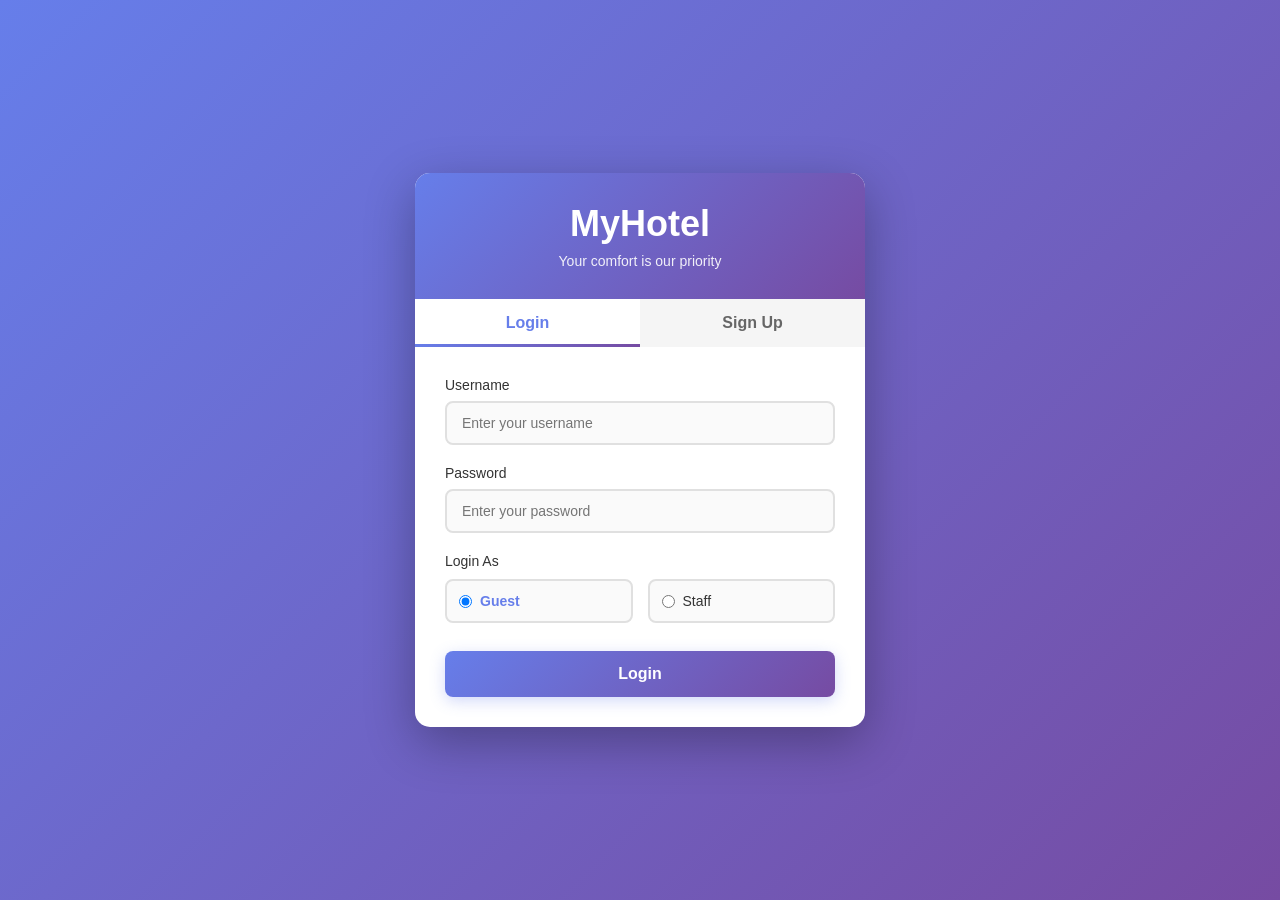
<file: DbmsFrontend/index.html>
<!DOCTYPE html>
<html lang="en">
  <head>
    <meta charset="UTF-8" />
    <meta name="viewport" content="width=device-width, initial-scale=1.0" />
    <title>MyHotel - Login/Signup</title>
    <link rel="stylesheet" href="styles.css" />
  </head>
  <body>
    <div class="auth-container">
      <div class="auth-header">
        <h1>MyHotel</h1>
        <p>Your comfort is our priority</p>
      </div>

      <div class="tab-nav">
        <button class="tab-button active" id="loginTab">Login</button>
        <button class="tab-button" id="signupTab">Sign Up</button>
      </div>

      <div id="errorMessage" class="error-message"></div>
      <div id="successMessage" class="success-message"></div>

      <div id="loginFormContainer" class="form-container">
        <form id="loginForm">
          <div class="form-group">
            <label for="loginUsername">Username</label>
            <input
              type="text"
              id="loginUsername"
              name="username"
              required
              aria-required="true"
              placeholder="Enter your username"
            />
          </div>

          <div class="form-group">
            <label for="loginPassword">Password</label>
            <input
              type="password"
              id="loginPassword"
              name="password"
              required
              aria-required="true"
              placeholder="Enter your password"
            />
          </div>

          <div class="form-group">
            <label>Login As</label>
            <div class="role-selector">
              <label for="loginRoleGuest">
                <input
                  type="radio"
                  id="loginRoleGuest"
                  name="loginRole"
                  value="guest"
                  checked
                />
                <span>Guest</span>
              </label>
              <label for="loginRoleStaff">
                <input
                  type="radio"
                  id="loginRoleStaff"
                  name="loginRole"
                  value="staff"
                />
                <span>Staff</span>
              </label>
            </div>
          </div>

          <button type="submit">Login</button>
        </form>
      </div>

      <div
        id="signupFormContainer"
        class="form-container"
        style="display: none"
      >
        <form id="signupForm">
          <div class="form-group">
            <label for="signupUsername">Username</label>
            <input
              type="text"
              id="signupUsername"
              name="username"
              required
              aria-required="true"
              placeholder="Choose a username"
            />
          </div>

          <div class="form-group">
            <label for="signupEmail">Email</label>
            <input
              type="email"
              id="signupEmail"
              name="email"
              required
              aria-required="true"
              placeholder="Enter your email"
            />
          </div>

          <div class="form-group">
            <label for="signupPassword">Password</label>
            <input
              type="password"
              id="signupPassword"
              name="password"
              required
              aria-required="true"
              placeholder="Create a password"
            />
          </div>

          <div class="form-group">
            <label for="signupConfirmPassword">Confirm Password</label>
            <input
              type="password"
              id="signupConfirmPassword"
              name="confirmPassword"
              required
              aria-required="true"
              placeholder="Confirm your password"
            />
          </div>

          <div class="form-group">
            <label for="signupPhone">Phone Number (Optional)</label>
            <input
              type="tel"
              id="signupPhone"
              name="phone"
              pattern="[0-9]{10}"
              placeholder="Enter your phone number"
            />
          </div>

          <p class="signup-note">
            Note: Signing up will create a Guest account
          </p>

          <button type="submit">Sign Up</button>
        </form>
      </div>
    </div>
    <!-- <script src="script.js"></script> -->
    <script src="script.js"></script>
  </body>
</html>
</file>
<file: DbmsFrontend/styles.css>
/* Reset and Base Styles */
* {
  margin: 0;
  padding: 0;
  box-sizing: border-box;
}

body {
  font-family: "Segoe UI", Tahoma, Geneva, Verdana, sans-serif;
  background: linear-gradient(135deg, #667eea 0%, #764ba2 100%);
  min-height: 100vh;
  display: flex;
  justify-content: center;
  align-items: center;
  padding: 0 20px; /* Adjusted for horizontal padding */
}

/* Main Container */
.auth-container {
  background: white;
  border-radius: 15px;
  box-shadow: 0 15px 50px rgba(0, 0, 0, 0.3);
  width: 100%;
  max-width: 450px;
  overflow: hidden;
}

/* Header */
.auth-header {
  background: linear-gradient(135deg, #667eea 0%, #764ba2 100%);
  color: white;
  padding: 30px;
  text-align: center;
}

.auth-header h1 {
  font-size: 36px;
  margin-bottom: 8px;
  font-weight: 600;
}

.auth-header p {
  font-size: 14px;
  opacity: 0.9;
}

/* Tab Navigation */
.tab-nav {
  display: flex;
  background: #f5f5f5;
  padding: 0;
}

.tab-button {
  flex: 1;
  padding: 15px;
  border: none;
  background: transparent;
  font-size: 16px;
  font-weight: 600;
  color: #666;
  cursor: pointer;
  transition: color 0.3s ease, background 0.3s ease; /* Specified transitions */
  position: relative;
}

.tab-button:hover {
  background: #e8e8e8;
}

.tab-button.active {
  background: white;
  color: #667eea;
}

.tab-button.active::after {
  content: "";
  position: absolute;
  bottom: 0;
  left: 0;
  right: 0;
  height: 3px;
  background: linear-gradient(135deg, #667eea 0%, #764ba2 100%);
}

/* Form Container */
.form-container {
  padding: 30px;
}

/* Form Groups */
.form-group {
  margin-bottom: 20px;
}

label {
  display: block;
  margin-bottom: 8px;
  color: #333;
  font-weight: 500;
  font-size: 14px;
}

/* Input Fields */
input[type="text"],
input[type="password"],
input[type="email"],
input[type="tel"] {
  width: 100%;
  padding: 12px 15px;
  border: 2px solid #e0e0e0;
  border-radius: 8px;
  font-size: 14px;
  transition: all 0.3s ease;
  background: #fafafa;
}

input[type="text"]:focus,
input[type="password"]:focus,
input[type="email"]:focus,
input[type="tel"]:focus {
  outline: none;
  border-color: #667eea;
  background: white;
  box-shadow: 0 0 0 3px rgba(102, 126, 234, 0.1);
}

/* Role Selector */
.role-selector {
  display: flex;
  gap: 15px;
  margin-top: 10px;
}

.role-selector label {
  flex: 1;
  display: flex;
  align-items: center;
  padding: 12px;
  border: 2px solid #e0e0e0;
  border-radius: 8px;
  cursor: pointer;
  transition: all 0.3s ease;
  background: #fafafa;
}

.role-selector label:hover {
  border-color: #667eea;
  background: #f0f4ff;
}

.role-selector input[type="radio"] {
  margin-right: 8px;
  cursor: pointer;
}

.role-selector input[type="radio"]:checked + span {
  color: #667eea;
  font-weight: 600;
}

/* Submit Button */
button[type="submit"] {
  width: 100%;
  padding: 14px;
  background: linear-gradient(135deg, #667eea 0%, #764ba2 100%);
  color: white;
  border: none;
  border-radius: 8px;
  font-size: 16px;
  font-weight: 600;
  cursor: pointer;
  transition: all 0.3s ease;
  box-shadow: 0 4px 15px rgba(102, 126, 234, 0.3);
}

button[type="submit"]:hover {
  transform: translateY(-2px);
  box-shadow: 0 6px 20px rgba(102, 126, 234, 0.4);
}

button[type="submit"]:active {
  transform: translateY(0);
}

/* Messages */
.error-message,
.success-message {
  padding: 12px 15px;
  border-radius: 8px;
  margin: 20px 30px;
  font-size: 14px;
  display: none;
  animation: slideDown 0.3s ease;
}

.error-message {
  background-color: #fee;
  color: #c33;
  border-left: 4px solid #c33;
}

.success-message {
  background-color: #efe;
  color: #3c3;
  border-left: 4px solid #3c3;
}

.error-message.show,
.success-message.show {
  display: block;
}

/* Signup Note */
.signup-note {
  font-size: 12px;
  color: #666;
  text-align: center;
  margin-bottom: 15px;
  padding: 8px;
  background: #f0f4ff;
  border-radius: 5px;
}

/* Animation */
@keyframes slideDown {
  from {
    opacity: 0;
    transform: translateY(-10px);
  }
  to {
    opacity: 1;
    transform: translateY(0);
  }
}

/* Responsive Design */
@media (max-width: 480px) {
  .auth-container {
    margin: 10px;
  }

  .auth-header h1 {
    font-size: 28px;
  }

  .form-container {
    padding: 20px;
  }

  .role-selector {
    flex-direction: column;
    gap: 10px;
  }
}

/* ========================================
   GUEST DASHBOARD STYLES
   ======================================== */

/* Dashboard Body */
.dashboard-body {
  background: #f5f7fa;
  padding: 0;
  min-height: 100vh;
  display: flex;
  flex-direction: column;
}

/* Navigation Bar */
.navbar {
  background: linear-gradient(135deg, #667eea 0%, #764ba2 100%);
  color: white;
  padding: 25px 0;
  box-shadow: 0 4px 15px rgba(0, 0, 0, 0.15);
  position: sticky;
  top: 0;
  z-index: 100;
}

.nav-content {
  max-width: 1400px;
  margin: 0 auto;
  padding: 0 30px;
  display: flex;
  justify-content: space-between;
  align-items: center;
  flex-wrap: wrap;
  gap: 20px;
}

.nav-right {
  display: flex;
  align-items: center;
  gap: 25px;
}

.nav-logo {
  font-size: 28px;
  font-weight: 700;
  letter-spacing: 1px;
}

/* Shared Welcome Text and Button Styles */
.welcome-text {
  font-size: 16px;
  font-weight: 500;
}

.welcome-text span {
  font-weight: 700;
  font-size: 18px;
}

.btn-logout {
  padding: 10px 20px;
  background: rgba(255, 255, 255, 0.2);
  color: white;
  border: 2px solid white;
  border-radius: 8px;
  cursor: pointer;
  font-weight: 600;
  font-size: 15px;
  transition: all 0.3s ease;
}

.btn-logout:hover {
  background: white;
  color: #667eea;
  transform: translateY(-2px);
  box-shadow: 0 4px 10px rgba(0, 0, 0, 0.2);
}

/* Dashboard Container */
.dashboard-container {
  max-width: 1400px;
  margin: 30px auto 0;
  padding: 30px;
  display: grid;
  grid-template-columns: repeat(auto-fit, minmax(550px, 1fr));
  gap: 30px;
  flex: 1;
}

@media (max-width: 768px) {
  .dashboard-container {
    gap: 15px; /* Adjusted gap for smaller screens */
  }
}

/* ========================================
   STAFF DASHBOARD STYLES
   ======================================== */

/* Staff Header */
.staff-header {
  background: linear-gradient(135deg, #667eea 0%, #764ba2 100%);
  color: white;
  padding: 20px 30px;
  box-shadow: 0 4px 15px rgba(0, 0, 0, 0.15);
  position: sticky;
  top: 0;
  z-index: 100;
}

.header-content {
  max-width: 1400px; /* Aligned with guest dashboard */
  margin: 0 auto;
  display: flex;
  justify-content: space-between;
  align-items: center;
  flex-wrap: wrap;
  gap: 20px;
}

.header-actions {
  display: flex;
  align-items: center;
  gap: 20px;
}

/* Adjust main content padding to account for header */
.staff-container {
  padding: 40px 20px 20px;
  max-width: 1400px; /* Aligned with guest dashboard */
  margin: auto;
  font-family: "Segoe UI", sans-serif;
}

@media (max-width: 480px) {
  .staff-container {
    padding: 30px 10px 10px;
  }
}

/* Container & Sections */
.staff-container h2 {
  margin-bottom: 15px;
  color: #333;
  border-bottom: 2px solid #ccc;
  padding-bottom: 5px;
}

/* Overview Cards */
.overview-cards {
  display: flex;
  gap: 20px;
  margin-bottom: 25px;
}

.overview-card {
  flex: 1;
  background-color: #f5f5f5;
  padding: 15px;
  border-radius: 8px;
  text-align: center;
  box-shadow: 0 1px 3px rgba(0, 0, 0, 0.1);
}

.overview-card h3 {
  margin: 10px 0;
  font-size: 1.2rem;
  color: #555;
}

/* Tables */
.staff-table {
  width: 100%;
  border-collapse: collapse;
  margin-bottom: 30px;
}

.staff-table th,
.staff-table td {
  border: 1px solid #ddd;
  padding: 10px;
  text-align: left;
}

.staff-table th {
  background: linear-gradient(
    135deg,
    #667eea 0%,
    #764ba2 100%
  ); /* Aligned with theme */
  color: white;
}

.staff-table tr:nth-child(even) {
  background-color: #f9f9f9;
}

.staff-table tr:hover {
  background-color: #f1f1f1;
}

/* Forms */
#roomForm {
  display: flex;
  gap: 10px;
  margin-bottom: 20px;
  flex-wrap: wrap;
}

#roomForm input,
#roomForm select,
#roomForm button {
  padding: 8px;
  border-radius: 5px;
  border: 1px solid #ccc;
  font-size: 0.95rem;
}

#roomForm button {
  background-color: #28a745;
  color: white;
  cursor: pointer;
  border: none;
  transition: background 0.3s;
}

#roomForm button:hover {
  background-color: #218838;
}

/* Messages */
.message {
  margin-bottom: 15px;
  padding: 10px;
  border-radius: 5px;
  font-weight: bold;
  display: inline-block;
}

.message.success {
  background-color: #d4edda;
  color: #155724;
}

.message.error {
  background-color: #f8d7da;
  color: #721c24;
}

/* Select boxes in tables */
.staff-table select {
  padding: 5px;
  border-radius: 4px;
  border: 1px solid #ccc;
}

/* Dashboard Cards */
.dashboard-card {
  background: white;
  border-radius: 12px;
  box-shadow: 0 2px 10px rgba(0, 0, 0, 0.08);
  overflow: hidden;
  transition: transform 0.3s ease, box-shadow 0.3s ease;
}

.dashboard-card:hover {
  transform: translateY(-3px);
  box-shadow: 0 5px 20px rgba(0, 0, 0, 0.12);
}

.card-header {
  background: linear-gradient(135deg, #667eea 0%, #764ba2 100%);
  color: white;
  padding: 20px;
}

.card-header h3 {
  font-size: 20px;
  font-weight: 600;
}

.card-body {
  padding: 25px;
}

/* Form Row (for side-by-side fields) */
.form-row {
  display: grid;
  grid-template-columns: 1fr 1fr;
  gap: 15px;
}

/* Cost Display */
.cost-display {
  background: #f0f4ff;
  padding: 15px;
  border-radius: 8px;
  margin-bottom: 20px;
  display: flex;
  justify-content: space-between;
  align-items: center;
  font-weight: 600;
}

.cost-amount {
  color: #667eea;
  font-size: 20px;
}

/* Primary Button */
.btn-primary {
  width: 100%;
  padding: 12px;
  background: linear-gradient(135deg, #667eea 0%, #764ba2 100%);
  color: white;
  border: none;
  border-radius: 8px;
  font-size: 16px;
  font-weight: 600;
  cursor: pointer;
  transition: all 0.3s ease;
}

.btn-primary:hover {
  transform: translateY(-2px);
  box-shadow: 0 4px 15px rgba(102, 126, 234, 0.3);
}

/* Select Dropdown */
select {
  width: 100%;
  padding: 12px 15px;
  border: 2px solid #e0e0e0;
  border-radius: 8px;
  font-size: 14px;
  background: #fafafa;
  cursor: pointer;
  transition: all 0.3s ease;
}

select:focus {
  outline: none;
  border-color: #667eea;
  background: white;
  box-shadow: 0 0 0 3px rgba(102, 126, 234, 0.1);
}

/* Textarea */
textarea {
  width: 100%;
  padding: 12px 15px;
  border: 2px solid #e0e0e0;
  border-radius: 8px;
  font-size: 14px;
  background: #fafafa;
  font-family: inherit;
  resize: vertical;
  transition: all 0.3s ease;
}

textarea:focus {
  outline: none;
  border-color: #667eea;
  background: white;
  box-shadow: 0 0 0 3px rgba(102, 126, 234, 0.1);
}

/* Loading Text */
.loading-text {
  text-align: center;
  color: #999;
  padding: 20px;
  font-style: italic;
}

/* Booking/Order Items */
.booking-item,
.order-item {
  padding: 15px;
  background: #f9f9f9;
  border-radius: 8px;
  margin-bottom: 12px;
  border-left: 4px solid #667eea;
}

.booking-item h4,
.order-item h4 {
  color: #333;
  margin-bottom: 8px;
  font-size: 16px;
}

.booking-item p,
.order-item p {
  color: #666;
  font-size: 14px;
  margin: 4px 0;
}

.status-badge {
  display: inline-block;
  padding: 4px 12px;
  border-radius: 12px;
  font-size: 12px;
  font-weight: 600;
  margin-top: 8px;
}

.status-confirmed {
  background: #d4edda;
  color: #155724;
}

.status-pending {
  background: #fff3cd;
  color: #856404;
}

.status-delivered {
  background: #d4edda;
  color: #155724;
}

.status-preparing {
  background: #d1ecf1;
  color: #0c5460;
}

/* Toast Notification */
.toast {
  position: fixed;
  bottom: 30px;
  right: 30px;
  padding: 15px 25px;
  border-radius: 8px;
  color: white;
  font-weight: 600;
  box-shadow: 0 5px 20px rgba(0, 0, 0, 0.3);
  opacity: 0;
  transform: translateY(20px);
  transition: all 0.3s ease;
  z-index: 1000;
}

.toast.show {
  opacity: 1;
  transform: translateY(0);
}

.toast.success {
  background: #28a745;
}

.toast.error {
  background: #dc3545;
}

/* Responsive Design for Dashboard */
@media (max-width: 768px) {
  .dashboard-container {
    grid-template-columns: 1fr;
    gap: 15px; /* Adjusted gap */
  }

  .form-row {
    grid-template-columns: 1fr;
  }

  .nav-content {
    flex-direction: column;
    gap: 15px;
    text-align: center;
    padding: 0 15px; /* Adjusted padding */
  }

  .nav-right {
    flex-direction: column;
    gap: 10px;
  }
}

@media (max-width: 480px) {
  .staff-container {
    padding: 30px 10px 10px;
  }
}
</file>
